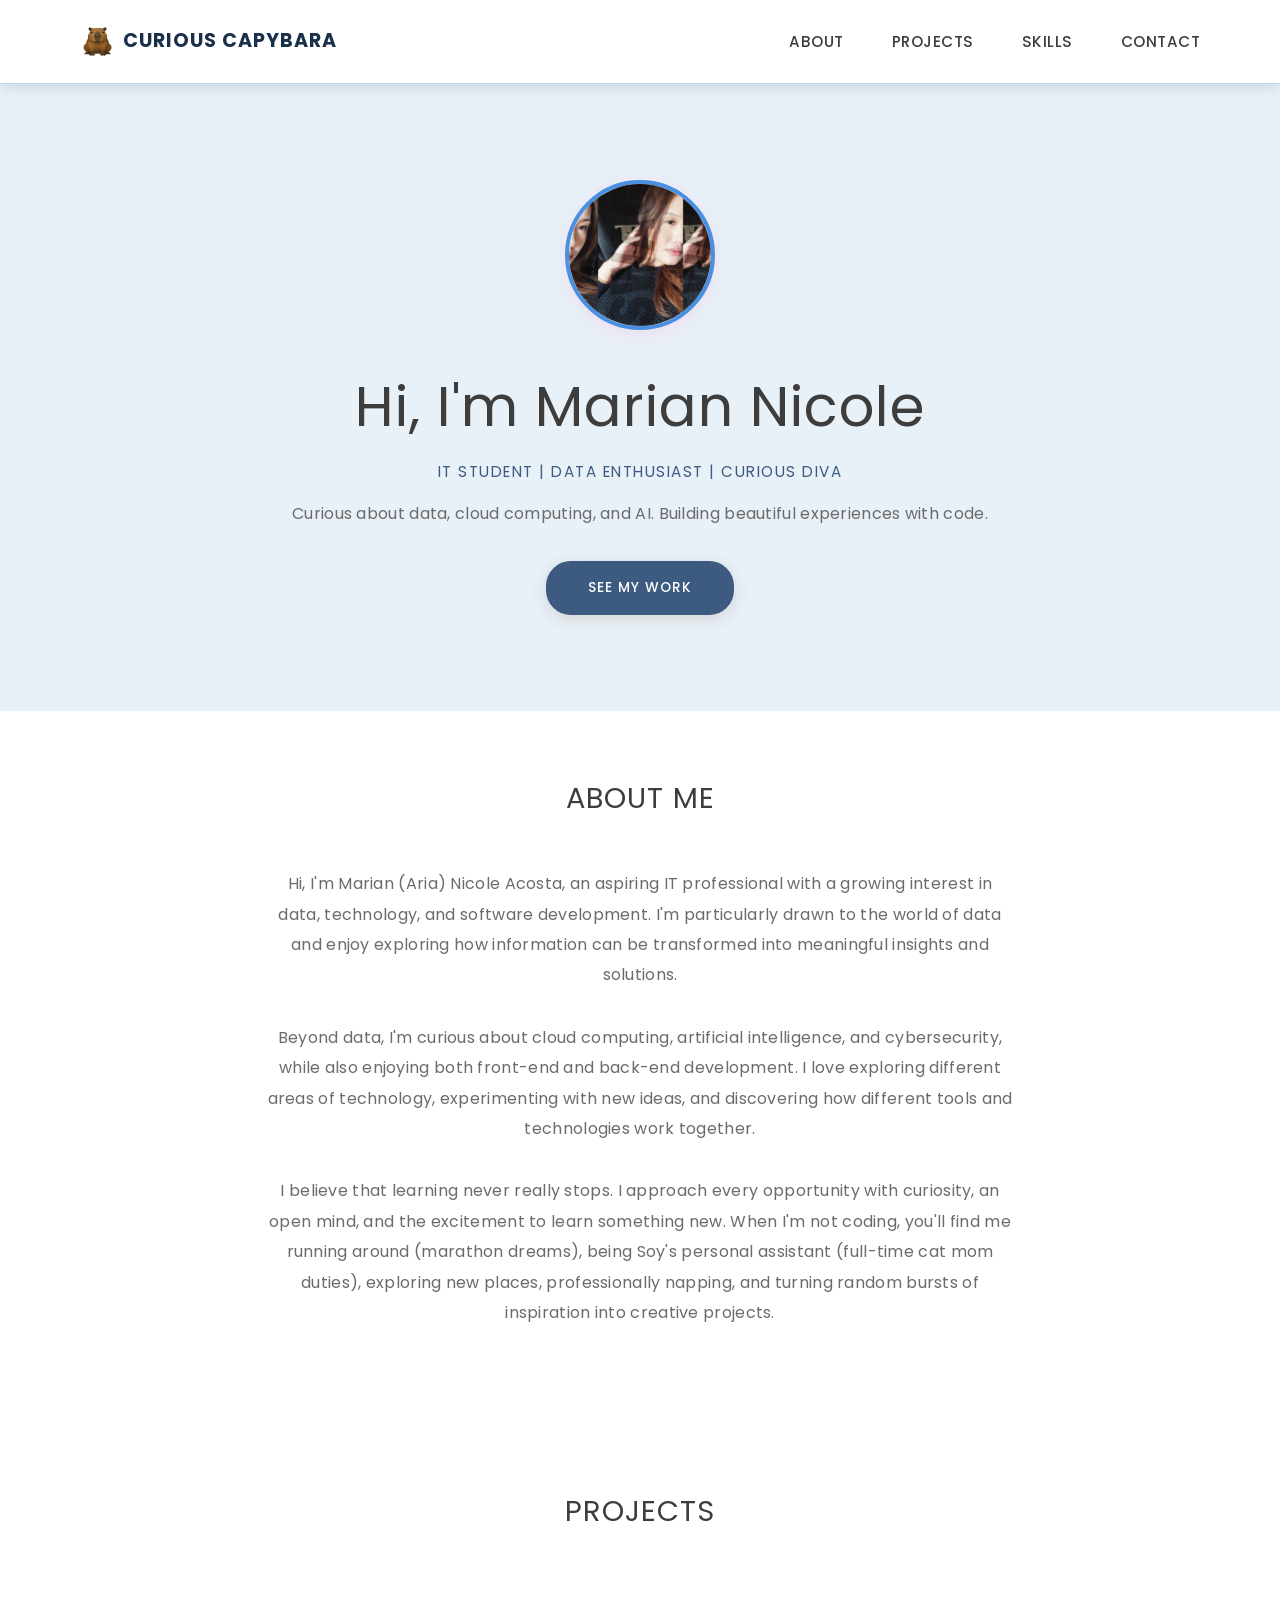
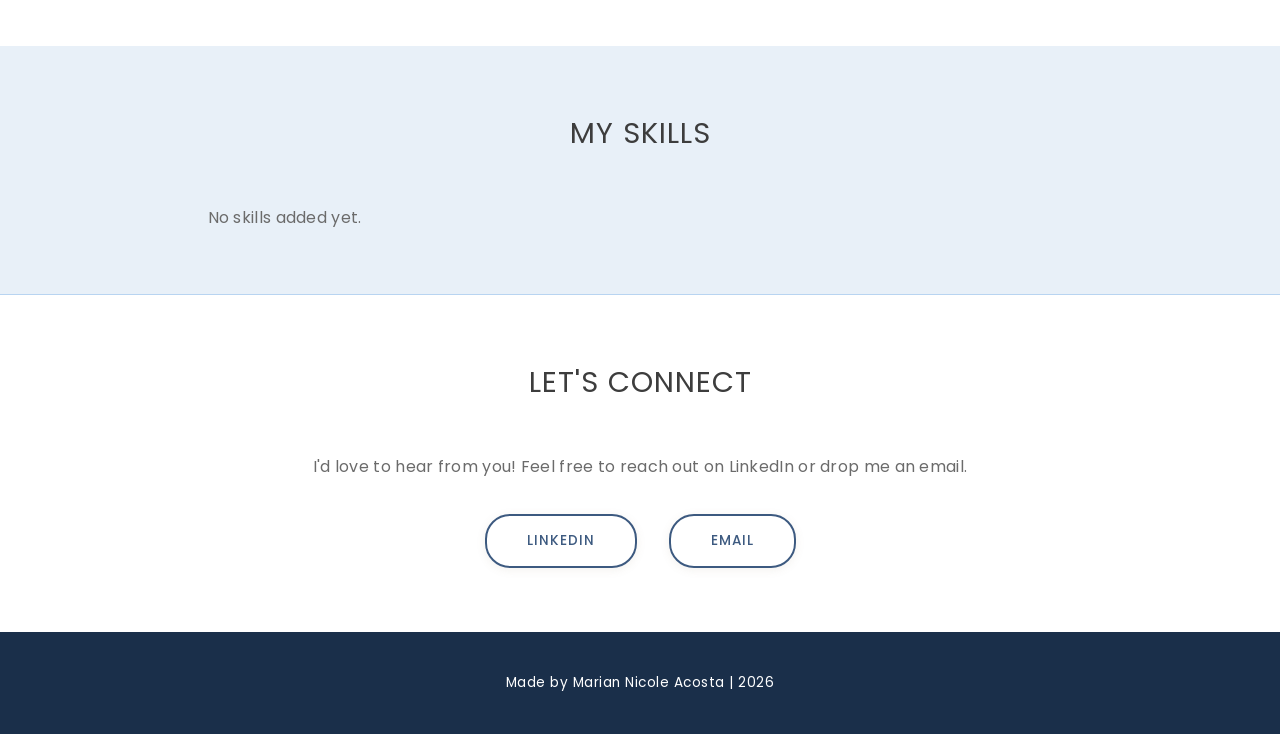
<file: index.html>
<!DOCTYPE html>
<html lang="en">
<head>
    <meta charset="UTF-8">
    <meta name="viewport" content="width=device-width, initial-scale=1.0">
    <title>Marian Nicole Acosta - Portfolio</title>
    <link rel="stylesheet" href="css/style.css">
    <link href="https://fonts.googleapis.com/css2?family=Poppins:wght@300;400;600;700&display=swap" rel="stylesheet">
</head>
<body>
    <!-- Navigation -->
    <nav class="navbar">
        <div class="container">
            <div class="logo"><img src="assets/capy1.png" alt="Capybara" class="logo-img"> Curious Capybara</div>
            <ul class="nav-links">
                <li><a href="#about">About</a></li>
                <li><a href="#projects">Projects</a></li>
                <li><a href="#skills">Skills</a></li>
                <li><a href="#contact">Contact</a></li>
            </ul>
        </div>
    </nav>

    <!-- Hero Section -->
    <section class="hero">
        <div class="container">
            <div class="hero-content">
                <div class="avatar-animation">
                    <div class="avatar-wrapper">
                        <div class="capybara-emoji">🫒</div>
                        <img src="assets/profile2.png" alt="Marian Nicole" class="profile-image">
                    </div>
                </div>
                <h1>Hi, I'm Marian Nicole</h1>
                <p class="subtitle">IT Student | Data Enthusiast | Curious Diva
                </p>
                <p class="tagline">Curious about data, cloud computing, and AI. Building beautiful experiences with code.</p>
                <a href="#projects" class="cta-button">See My Work</a>
            </div>
        </div>
    </section>

    <!-- About Section -->
    <section id="about" class="about">
        <div class="container">
            <h2>About Me</h2>
            <div class="about-content">
                <p>Hi, I'm Marian (Aria) Nicole Acosta, an aspiring IT professional with a growing interest in data, technology, and software development. I'm particularly drawn to the world of data and enjoy exploring how information can be transformed into meaningful insights and solutions.</p>
                <p>Beyond data, I'm curious about cloud computing, artificial intelligence, and cybersecurity, while also enjoying both front-end and back-end development. I love exploring different areas of technology, experimenting with new ideas, and discovering how different tools and technologies work together.</p>
                <p>I believe that learning never really stops. I approach every opportunity with curiosity, an open mind, and the excitement to learn something new. When I'm not coding, you'll find me running around (marathon dreams), being Soy's personal assistant (full-time cat mom duties), exploring new places, professionally napping, and turning random bursts of inspiration into creative projects.</p>
            </div>
        </div>
    </section>

    <!-- Projects Section -->
    <section id="projects" class="projects">
        <div class="container">
            <h2>Projects</h2>
            <div id="projectsGrid" class="projects-grid">
                <!-- Projects will be loaded here by JavaScript -->
            </div>
        </div>
    </section>

    <!-- Skills Section -->
    <section id="skills" class="skills">
        <div class="container">
            <h2>My Skills</h2>
            <div id="skillsContainer" class="skills-container"></div>
        </div>
    </section>

    <!-- Contact Section -->
    <section id="contact" class="contact">
        <div class="container">
            <h2>Let's Connect</h2>
            <p>I'd love to hear from you! Feel free to reach out on LinkedIn or drop me an email.</p>
            <div id="contactLinks" class="contact-links">
                <a href="https://www.linkedin.com/in/acostamariannicole/" class="contact-button" target="_blank">LinkedIn</a>
                <a href="mailto:costanicoa@gmail.com" class="contact-button">Email</a>
            </div>
        </div>
    </section>

    <footer class="footer">
        <p>Made by Marian Nicole Acosta | 2026</p>
    </footer>

    <!-- Floating Capybara -->
    <div class="floating-capybara">🫒</div>

    <script src="js/main.js"></script>
</body>
</html>
</file>
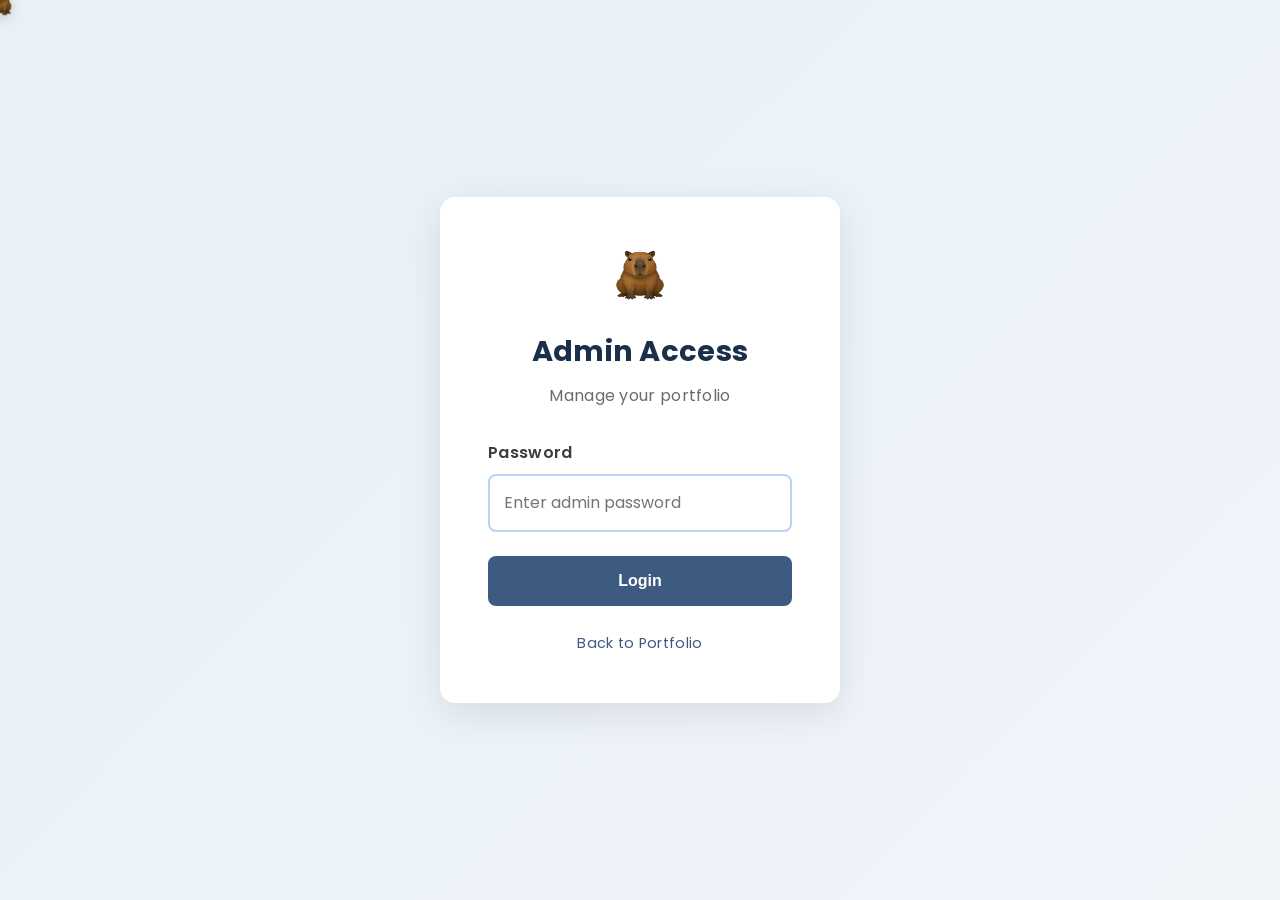
<file: admin.html>
<!DOCTYPE html>
<html lang="en">
<head>
    <meta charset="UTF-8">
    <meta name="viewport" content="width=device-width, initial-scale=1.0">
    <title>Admin Dashboard - Marian Nicole</title>
    <link rel="stylesheet" href="css/style.css">
    <link href="https://fonts.googleapis.com/css2?family=Poppins:wght@300;400;600;700&display=swap" rel="stylesheet">
    <style>
        .admin-container {
            max-width: 1000px;
            margin: 0 auto;
            padding: 2rem;
        }

        .tabs {
            display: flex;
            gap: 1rem;
            margin-bottom: 2rem;
            border-bottom: 2px solid var(--accent-pink);
            overflow-x: auto;
        }

        .tab-button {
            padding: 1rem 1.5rem;
            background: none;
            border: none;
            font-family: inherit;
            font-weight: 600;
            cursor: pointer;
            color: var(--light-text);
            border-bottom: 3px solid transparent;
            transition: all 0.3s ease;
            text-transform: uppercase;
            font-size: 0.9rem;
        }

        .tab-button.active {
            color: var(--primary-pink);
            border-bottom-color: var(--primary-pink);
        }

        .tab-button:hover {
            color: var(--brown);
        }

        .tab-content {
            display: none;
        }

        .tab-content.active {
            display: block;
        }

        .admin-section {
            background: white;
            padding: 2rem;
            margin: 2rem 0;
            border-radius: 15px;
            box-shadow: 0 2px 8px rgba(0,0,0,0.1);
        }

        .form-group {
            margin-bottom: 1.5rem;
        }

        label {
            display: block;
            margin-bottom: 0.5rem;
            font-weight: 600;
            color: var(--dark-text);
        }

        input, textarea, select {
            width: 100%;
            padding: 0.8rem;
            border: 2px solid var(--accent-pink);
            border-radius: 8px;
            font-family: inherit;
            font-size: 1rem;
        }

        input:focus, textarea:focus, select:focus {
            outline: none;
            border-color: var(--primary-pink);
            box-shadow: 0 0 0 3px rgba(212, 165, 165, 0.1);
        }

        .btn {
            background-color: var(--brown);
            color: white;
            padding: 0.9rem 2rem;
            border: none;
            border-radius: 25px;
            font-weight: 600;
            cursor: pointer;
            transition: all 0.3s ease;
        }

        .btn:hover {
            background-color: var(--primary-pink);
            transform: translateY(-2px);
        }

        .item {
            background: var(--light-pink);
            padding: 1.5rem;
            margin: 1rem 0;
            border-radius: 10px;
            border-left: 4px solid var(--primary-pink);
        }

        .item h3 {
            margin: 0 0 0.5rem 0;
            color: var(--dark-brown);
        }

        .btn-group {
            display: flex;
            gap: 0.5rem;
            margin-top: 1rem;
            flex-wrap: wrap;
        }

        .btn-edit {
            background-color: var(--primary-pink);
            padding: 0.7rem 1.5rem;
            font-size: 0.9rem;
            flex: 1;
            min-width: 80px;
            border-radius: 25px;
        }

        .btn-edit:hover {
            background-color: var(--darker-pink);
            transform: translateY(-2px);
        }

        .btn-delete {
            background-color: #d32f2f;
            padding: 0.7rem 1.5rem;
            font-size: 0.9rem;
            flex: 1;
            min-width: 80px;
            border-radius: 25px;
            border: none;
        }

        .btn-delete:hover {
            background-color: #b71c1c;
            transform: translateY(-2px);
        }

        /* Modal Styles */
        .modal {
            display: none;
            position: fixed;
            z-index: 1000;
            left: 0;
            top: 0;
            width: 100%;
            height: 100%;
            background-color: rgba(0, 0, 0, 0.5);
            animation: fadeIn 0.3s ease;
        }

        @keyframes fadeIn {
            from { opacity: 0; }
            to { opacity: 1; }
        }

        .modal-content {
            background-color: white;
            margin: 10% auto;
            padding: 2rem;
            border-radius: 15px;
            width: 90%;
            max-width: 400px;
            box-shadow: 0 4px 20px rgba(0, 0, 0, 0.3);
            animation: slideIn 0.3s ease;
        }

        @keyframes slideIn {
            from { transform: translateY(-50px); opacity: 0; }
            to { transform: translateY(0); opacity: 1; }
        }

        .modal-header {
            font-size: 1.5rem;
            font-weight: 600;
            color: var(--dark-brown);
            margin-bottom: 1.5rem;
        }

        .modal-buttons {
            display: flex;
            gap: 0.5rem;
            margin-top: 1.5rem;
        }

        .modal-buttons button {
            flex: 1;
            padding: 0.9rem;
            border: none;
            border-radius: 25px;
            font-weight: 600;
            cursor: pointer;
            transition: all 0.3s ease;
        }

        .btn-save {
            background-color: var(--brown);
            color: white;
        }

        .btn-save:hover {
            background-color: var(--primary-pink);
            transform: translateY(-2px);
        }

        .btn-cancel {
            background-color: var(--accent-pink);
            color: var(--dark-text);
        }

        .btn-cancel:hover {
            background-color: #d0d0d0;
        }

        h2 {
            color: var(--dark-brown);
            font-size: 1.5rem;
            margin-bottom: 1.5rem;
        }

        .navbar {
            margin-bottom: 2rem;
        }

        .navbar .nav-links {
            gap: 2rem;
            padding: 0.5rem 0;
        }

        .navbar .nav-links a {
            padding: 0.5rem 1rem;
            white-space: nowrap;
        }
    </style>
</head>
<body>
    <nav class="navbar">
        <div class="container">
            <div class="logo"><img src="assets/capy1.png" alt="Capybara" class="logo-img"> Admin Dashboard</div>
            <ul class="nav-links">
                <li><a href="index.html">Back to Portfolio</a></li>
                <li><a href="#" onclick="logout()">Logout</a></li>
            </ul>
        </div>
    </nav>

    <div class="admin-container">
        <!-- Tabs -->
        <div class="tabs">
            <button class="tab-button active" onclick="switchTab('projects')">Projects</button>
            <button class="tab-button" onclick="switchTab('experience')">Experience</button>
            <button class="tab-button" onclick="switchTab('skills')">Skills</button>
            <button class="tab-button" onclick="switchTab('links')">Links</button>
            <button class="tab-button" onclick="switchTab('settings')">Settings</button>
        </div>

        <!-- Projects Tab -->
        <div id="projects" class="tab-content active">
            <div class="admin-section">
                <h2>Add New Project</h2>
                <form id="projectForm">
                    <div class="form-group">
                        <label for="title">Project Title</label>
                        <input type="text" id="title" required>
                    </div>

                    <div class="form-group">
                        <label for="category">Category</label>
                        <input type="text" id="category" placeholder="e.g., Responsive Website, Mobile App">
                    </div>

                    <div class="form-group">
                        <label for="year">Year</label>
                        <input type="text" id="year" placeholder="e.g., 2025">
                    </div>

                    <div class="form-group">
                        <label for="description">Description</label>
                        <textarea id="description" rows="4" required></textarea>
                    </div>

                    <div class="form-group">
                        <label for="tags">Tags (comma-separated)</label>
                        <input type="text" id="tags" placeholder="e.g., HTML, CSS, JavaScript">
                    </div>

                    <button type="submit" class="btn">Add Project</button>
                </form>
            </div>

            <div class="admin-section">
                <h2>Your Projects</h2>
                <div id="projectList"></div>
            </div>
        </div>

        <!-- Experience Tab -->
        <div id="experience" class="tab-content">
            <div class="admin-section">
                <h2>Add Experience or Work</h2>
                <form id="experienceForm">
                    <div class="form-group">
                        <label for="expType">Type</label>
                        <select id="expType" required>
                            <option value="Work Experience">Work Experience</option>
                            <option value="Education">Education</option>
                            <option value="Certification">Certification</option>
                            <option value="Award">Award</option>
                            <option value="Other">Other</option>
                        </select>
                    </div>

                    <div class="form-group">
                        <label for="expTitle">Title / Position</label>
                        <input type="text" id="expTitle" placeholder="e.g., Software Developer, Bachelor's Degree" required>
                    </div>

                    <div class="form-group">
                        <label for="expOrganization">Organization / Company / School</label>
                        <input type="text" id="expOrganization" required>
                    </div>

                    <div class="form-group">
                        <label for="expPeriod">Period (e.g., 2024 - Present)</label>
                        <input type="text" id="expPeriod" placeholder="e.g., Jan 2024 - Present">
                    </div>

                    <div class="form-group">
                        <label for="expDescription">Description</label>
                        <textarea id="expDescription" rows="3" placeholder="Brief description of your role or achievement"></textarea>
                    </div>

                    <button type="submit" class="btn">Add Experience</button>
                </form>
            </div>

            <div class="admin-section">
                <h2>Your Experience & Works</h2>
                <div id="experienceList"></div>
            </div>
        </div>

        <!-- Skills Tab -->
        <div id="skills" class="tab-content">
            <div class="admin-section">
                <h2>Add New Skill</h2>
                <form id="skillForm">
                    <div class="form-group">
                        <label for="skillName">Skill Name</label>
                        <input type="text" id="skillName" placeholder="e.g., Python, React, Data Analysis" required>
                    </div>

                    <div class="form-group">
                        <label for="skillLevel">Proficiency Level</label>
                        <select id="skillLevel" required>
                            <option value="Beginner">Beginner</option>
                            <option value="Intermediate">Intermediate</option>
                            <option value="Advanced">Advanced</option>
                            <option value="Expert">Expert</option>
                        </select>
                    </div>

                    <div class="form-group">
                        <label for="skillCategory">Category (Auto-generated by AI)</label>
                        <input type="text" id="skillCategory" placeholder="Category will be suggested by AI" readonly>
                        <small style="color: var(--light-text);">Category will be automatically suggested when you add the skill</small>
                    </div>

                    <button type="submit" class="btn">Add Skill</button>
                </form>
            </div>

            <div class="admin-section">
                <h2>Your Skills</h2>
                <div id="skillList"></div>
            </div>
        </div>

        <!-- Links Tab -->
        <div id="links" class="tab-content">
            <div class="admin-section">
                <h2>Add or Edit Links</h2>
                <form id="linkForm">
                    <div class="form-group">
                        <label for="linkLabel">Label (e.g., Instagram, Portfolio, GitHub)</label>
                        <input type="text" id="linkLabel" placeholder="e.g., Instagram, Twitter, Portfolio" required>
                    </div>

                    <div class="form-group">
                        <label for="linkURL">URL</label>
                        <input type="url" id="linkURL" placeholder="https://..." required>
                    </div>

                    <button type="submit" class="btn">Add Link</button>
                </form>
            </div>

            <div class="admin-section">
                <h2>Your Links & Social Profiles</h2>
                <div id="linkList"></div>
            </div>
        </div>

        <!-- Settings Tab -->
        <div id="settings" class="tab-content">
            <div class="admin-section">
                <h2>🤖 AI Assistant Setup</h2>
                <div id="aiStatus" style="padding: 1rem; margin-bottom: 1.5rem; background: var(--light-pink); border-radius: 8px; border-left: 4px solid var(--primary-pink);">
                    <p style="margin: 0; color: var(--dark-text);">
                        <strong>🤖 AI Status:</strong> <span id="statusText" style="color: var(--brown);">Not configured</span>
                    </p>
                </div>

                <h3 style="color: var(--dark-brown); margin-top: 1.5rem;">Gemini API Configuration</h3>
                <form id="settingsForm">
                    <div class="form-group">
                        <label for="geminiApiKey">Gemini API Key (FREE)</label>
                        <input type="password" id="geminiApiKey" placeholder="Paste your free Gemini API key here">
                        <small style="color: var(--light-text);">
                            🎁 Get your free API key from <a href="https://aistudio.google.com/app/apikey" target="_blank" style="color: var(--primary-pink); font-weight: bold;">Google AI Studio</a> (no credit card required)
                        </small>
                    </div>
                    <button type="submit" class="btn">Save & Connect AI</button>
                </form>

                <p style="margin-top: 1.5rem; padding: 1rem; background: var(--accent-pink); border-radius: 8px; color: var(--dark-text);">
                    <strong>✨ What This Does:</strong><br>
                    • Automatically categorizes skills when you add them<br>
                    • Smartly groups skills: Frontend, Backend, Data & AI, DevOps & Tools, Design<br>
                    • Completely FREE with generous rate limits<br>
                    • Stored locally in your browser (never shared)
                </p>
            </div>
        </div>
    </div>

    <!-- Edit Modal -->
    <div id="editModal" class="modal">
        <div class="modal-content">
            <div class="modal-header" id="modalTitle">Edit Skill</div>
            <div id="modalBody"></div>
            <div class="modal-buttons">
                <button class="btn-save" onclick="saveEdit()">Save Changes</button>
                <button class="btn-cancel" onclick="closeModal()">Cancel</button>
            </div>
        </div>
    </div>

    <div class="floating-capybara">
        <img src="assets/capy1.png" alt="Capybara Cursor" class="capy-cursor-img">
    </div>

    <script src="js/main.js"></script>
    <script>
        // Check if logged in
        if (!sessionStorage.getItem('adminLoggedIn')) {
            window.location.href = 'login.html';
        }

        // Tab switching
        function switchTab(tabName) {
            // Hide all tabs
            document.querySelectorAll('.tab-content').forEach(tab => {
                tab.classList.remove('active');
            });
            document.querySelectorAll('.tab-button').forEach(btn => {
                btn.classList.remove('active');
            });

            // Show selected tab
            document.getElementById(tabName).classList.add('active');
            event.target.classList.add('active');
        }

        // Load projects
        function loadProjects() {
            const projects = JSON.parse(localStorage.getItem('userProjects') || '[]');
            const projectList = document.getElementById('projectList');

            if (projects.length === 0) {
                projectList.innerHTML = '<p style="color: var(--light-text);">No projects added yet.</p>';
                return;
            }

            projectList.innerHTML = projects.map((project, index) => `
                <div class="item">
                    <h3>${project.title}</h3>
                    <p><strong>${project.category}</strong> | ${project.year}</p>
                    <p>${project.description}</p>
                    <p><small>Tags: ${project.tags}</small></p>
                    <div class="btn-group">
                        <button class="btn btn-edit" onclick="editProject(${index})">Edit</button>
                        <button class="btn btn-delete" onclick="deleteProject(${index})">Delete</button>
                    </div>
                </div>
            `).join('');
        }

        function editProject(index) {
            const projects = JSON.parse(localStorage.getItem('userProjects') || '[]');
            const project = projects[index];

            currentEditingIndex = index;
            currentEditingType = 'project';

            const modalBody = document.getElementById('modalBody');
            modalBody.innerHTML = `
                <div class="form-group">
                    <label for="editProjectTitle">Project Title</label>
                    <input type="text" id="editProjectTitle" value="${project.title}">
                </div>
                <div class="form-group">
                    <label for="editProjectCategory">Category</label>
                    <input type="text" id="editProjectCategory" value="${project.category}">
                </div>
                <div class="form-group">
                    <label for="editProjectYear">Year</label>
                    <input type="text" id="editProjectYear" value="${project.year}">
                </div>
                <div class="form-group">
                    <label for="editProjectDescription">Description</label>
                    <textarea id="editProjectDescription" rows="3">${project.description}</textarea>
                </div>
                <div class="form-group">
                    <label for="editProjectTags">Tags (comma-separated)</label>
                    <input type="text" id="editProjectTags" value="${project.tags}">
                </div>
            `;

            document.getElementById('modalTitle').textContent = 'Edit Project';
            openModal();
        }

        function deleteProject(index) {
            if (confirm('Delete this project?')) {
                const projects = JSON.parse(localStorage.getItem('userProjects') || '[]');
                projects.splice(index, 1);
                localStorage.setItem('userProjects', JSON.stringify(projects));
                loadProjects();
            }
        }

        // Load experiences
        function loadExperiences() {
            const experiences = JSON.parse(localStorage.getItem('userExperiences') || '[]');
            const experienceList = document.getElementById('experienceList');

            if (experiences.length === 0) {
                experienceList.innerHTML = '<p style="color: var(--light-text);">No experiences added yet.</p>';
                return;
            }

            experienceList.innerHTML = experiences.map((exp, index) => `
                <div class="item">
                    <h3>${exp.expTitle}</h3>
                    <p><strong>${exp.expType}</strong> at ${exp.expOrganization}</p>
                    <p><small>${exp.expPeriod}</small></p>
                    ${exp.expDescription ? `<p>${exp.expDescription}</p>` : ''}
                    <div class="btn-group">
                        <button class="btn btn-edit" onclick="editExperience(${index})">Edit</button>
                        <button class="btn btn-delete" onclick="deleteExperience(${index})">Delete</button>
                    </div>
                </div>
            `).join('');
        }

        function editExperience(index) {
            const experiences = JSON.parse(localStorage.getItem('userExperiences') || '[]');
            const exp = experiences[index];

            currentEditingIndex = index;
            currentEditingType = 'experience';

            const modalBody = document.getElementById('modalBody');
            modalBody.innerHTML = `
                <div class="form-group">
                    <label for="editExpType">Type</label>
                    <select id="editExpType">
                        <option value="Work Experience" ${exp.expType === 'Work Experience' ? 'selected' : ''}>Work Experience</option>
                        <option value="Education" ${exp.expType === 'Education' ? 'selected' : ''}>Education</option>
                        <option value="Certification" ${exp.expType === 'Certification' ? 'selected' : ''}>Certification</option>
                        <option value="Award" ${exp.expType === 'Award' ? 'selected' : ''}>Award</option>
                        <option value="Other" ${exp.expType === 'Other' ? 'selected' : ''}>Other</option>
                    </select>
                </div>
                <div class="form-group">
                    <label for="editExpTitle">Title / Position</label>
                    <input type="text" id="editExpTitle" value="${exp.expTitle}">
                </div>
                <div class="form-group">
                    <label for="editExpOrganization">Organization / Company / School</label>
                    <input type="text" id="editExpOrganization" value="${exp.expOrganization}">
                </div>
                <div class="form-group">
                    <label for="editExpPeriod">Period</label>
                    <input type="text" id="editExpPeriod" value="${exp.expPeriod}">
                </div>
                <div class="form-group">
                    <label for="editExpDescription">Description</label>
                    <textarea id="editExpDescription" rows="3">${exp.expDescription || ''}</textarea>
                </div>
            `;

            document.getElementById('modalTitle').textContent = 'Edit Experience';
            openModal();
        }

        function deleteExperience(index) {
            if (confirm('Delete this experience?')) {
                const experiences = JSON.parse(localStorage.getItem('userExperiences') || '[]');
                experiences.splice(index, 1);
                localStorage.setItem('userExperiences', JSON.stringify(experiences));
                loadExperiences();
            }
        }

        // Load links
        function loadLinks() {
            const links = JSON.parse(localStorage.getItem('userLinks') || '[]');
            const linkList = document.getElementById('linkList');

            if (links.length === 0) {
                linkList.innerHTML = '<p style="color: var(--light-text);">No custom links added yet. Add some to show on your portfolio!</p>';
                return;
            }

            linkList.innerHTML = links.map((link, index) => `
                <div class="item">
                    <h3>${link.linkLabel}</h3>
                    <p><a href="${link.linkURL}" target="_blank" style="color: var(--primary-pink); text-decoration: underline;">${link.linkURL}</a></p>
                    <div class="btn-group">
                        <button class="btn btn-edit" onclick="editLink(${index})">Edit</button>
                        <button class="btn btn-delete" onclick="deleteLink(${index})">Delete</button>
                    </div>
                </div>
            `).join('');
        }

        function editLink(index) {
            const links = JSON.parse(localStorage.getItem('userLinks') || '[]');
            const link = links[index];

            currentEditingIndex = index;
            currentEditingType = 'link';

            const modalBody = document.getElementById('modalBody');
            modalBody.innerHTML = `
                <div class="form-group">
                    <label for="editLinkLabel">Label</label>
                    <input type="text" id="editLinkLabel" value="${link.linkLabel}">
                </div>
                <div class="form-group">
                    <label for="editLinkURL">URL</label>
                    <input type="url" id="editLinkURL" value="${link.linkURL}">
                </div>
            `;

            document.getElementById('modalTitle').textContent = 'Edit Link';
            openModal();
        }

        function deleteLink(index) {
            if (confirm('Delete this link?')) {
                const links = JSON.parse(localStorage.getItem('userLinks') || '[]');
                links.splice(index, 1);
                localStorage.setItem('userLinks', JSON.stringify(links));
                loadLinks();
            }
        }

        // Form submissions
        document.getElementById('projectForm').addEventListener('submit', (e) => {
            e.preventDefault();

            const project = {
                title: document.getElementById('title').value,
                category: document.getElementById('category').value,
                year: document.getElementById('year').value,
                description: document.getElementById('description').value,
                tags: document.getElementById('tags').value
            };

            const projects = JSON.parse(localStorage.getItem('userProjects') || '[]');
            projects.push(project);
            localStorage.setItem('userProjects', JSON.stringify(projects));

            document.getElementById('projectForm').reset();
            loadProjects();
            alert('Project added!');
        });

        document.getElementById('experienceForm').addEventListener('submit', (e) => {
            e.preventDefault();

            const experience = {
                expType: document.getElementById('expType').value,
                expTitle: document.getElementById('expTitle').value,
                expOrganization: document.getElementById('expOrganization').value,
                expPeriod: document.getElementById('expPeriod').value,
                expDescription: document.getElementById('expDescription').value
            };

            const experiences = JSON.parse(localStorage.getItem('userExperiences') || '[]');
            experiences.push(experience);
            localStorage.setItem('userExperiences', JSON.stringify(experiences));

            document.getElementById('experienceForm').reset();
            loadExperiences();
            alert('Experience added!');
        });

        document.getElementById('linkForm').addEventListener('submit', (e) => {
            e.preventDefault();

            const link = {
                linkLabel: document.getElementById('linkLabel').value,
                linkURL: document.getElementById('linkURL').value
            };

            const links = JSON.parse(localStorage.getItem('userLinks') || '[]');
            links.push(link);
            localStorage.setItem('userLinks', JSON.stringify(links));

            document.getElementById('linkForm').reset();
            loadLinks();
            alert('Link added!');
        });

        document.getElementById('settingsForm').addEventListener('submit', (e) => {
            e.preventDefault();

            const apiKey = document.getElementById('geminiApiKey').value;
            if (apiKey.trim()) {
                localStorage.setItem('geminiApiKey', apiKey);
                document.getElementById('geminiApiKey').value = '';
                updateAIStatus();
                alert('🤖 AI Assistant Connected!\n\nYour Gemini API key is now saved.\n\nGo to the Skills tab to start adding skills with AI categorization!');
            } else {
                alert('Please enter a valid API key.');
            }
        });

        // Update AI status indicator
        function updateAIStatus() {
            const savedApiKey = localStorage.getItem('geminiApiKey');
            const statusText = document.getElementById('statusText');
            const aiStatus = document.getElementById('aiStatus');

            if (savedApiKey) {
                statusText.textContent = '✅ Connected & Ready';
                statusText.style.color = '#4CAF50';
                aiStatus.style.borderLeftColor = '#4CAF50';
                aiStatus.style.background = 'rgba(76, 175, 80, 0.1)';
                document.getElementById('geminiApiKey').placeholder = '••••••••• (API key saved)';
            } else {
                statusText.textContent = '❌ Not configured';
                statusText.style.color = '#d32f2f';
                aiStatus.style.borderLeftColor = '#d32f2f';
                aiStatus.style.background = 'rgba(211, 47, 47, 0.1)';
            }
        }

        // Load saved API key on page load
        window.addEventListener('DOMContentLoaded', () => {
            updateAIStatus();
        });

        // Also update when page becomes visible
        document.addEventListener('visibilitychange', () => {
            if (!document.hidden) {
                updateAIStatus();
            }
        });

        // Logout
        function logout() {
            sessionStorage.removeItem('adminLoggedIn');
            window.location.href = 'login.html';
        }

        // Initialize default projects if none exist
        function initializeDefaults() {
            const existingProjects = JSON.parse(localStorage.getItem('userProjects') || '[]');

            if (existingProjects.length === 0) {
                const defaultProjects = [
                    {
                        title: 'KAIA',
                        category: 'Responsive Website',
                        year: '2025',
                        description: 'An NGO discovery and volunteer platform bringing scattered Filipino organizations into one verified ecosystem. Features verified profiles, multi-step donations, QR check-in for volunteers, and financial transparency.',
                        tags: 'Responsive Design, Web'
                    },
                    {
                        title: 'LakbAI',
                        category: 'Systems Analysis & Design',
                        year: '2025',
                        description: 'A commuter information system concept combining real-time traffic, CCTV feeds, and crowdsourced reports with accessibility features for seniors and people with disabilities.',
                        tags: 'Systems Analysis, Design'
                    },
                    {
                        title: 'Sassy Station',
                        category: 'HTML, CSS, JavaScript',
                        year: '2025',
                        description: 'An online booking website for a nail salon in Bauang, La Union, allowing clients to browse services and schedule appointments seamlessly.',
                        tags: 'HTML, CSS, JavaScript'
                    }
                ];
                localStorage.setItem('userProjects', JSON.stringify(defaultProjects));
            }

            const existingSkills = JSON.parse(localStorage.getItem('userSkills') || '[]');
            if (existingSkills.length === 0) {
                const defaultSkills = [
                    { name: 'HTML5', category: 'Frontend', level: 'Advanced' },
                    { name: 'CSS3', category: 'Frontend', level: 'Advanced' },
                    { name: 'JavaScript', category: 'Frontend', level: 'Advanced' },
                    { name: 'Responsive Design', category: 'Frontend', level: 'Advanced' },
                    { name: 'UI/UX Wireframing', category: 'Design', level: 'Intermediate' },
                    { name: 'SQL', category: 'Backend', level: 'Advanced' },
                    { name: 'MySQL', category: 'Backend', level: 'Advanced' },
                    { name: 'Python', category: 'Backend', level: 'Intermediate' },
                    { name: 'PHP', category: 'Backend', level: 'Intermediate' },
                    { name: 'Data Analysis', category: 'Data & AI', level: 'Advanced' },
                    { name: 'Git & GitHub', category: 'DevOps & Tools', level: 'Advanced' },
                    { name: 'VSCode', category: 'DevOps & Tools', level: 'Advanced' },
                    { name: 'Figma', category: 'Design', level: 'Intermediate' },
                    { name: 'Systems Analysis', category: 'DevOps & Tools', level: 'Intermediate' },
                    { name: 'CCNA Certified', category: 'DevOps & Tools', level: 'Expert' },
                    { name: 'Cloud Computing', category: 'Data & AI', level: 'Beginner' },
                    { name: 'AI & LLMs', category: 'Data & AI', level: 'Intermediate' },
                    { name: 'Cybersecurity', category: 'DevOps & Tools', level: 'Beginner' },
                    { name: 'Data Science', category: 'Data & AI', level: 'Intermediate' },
                    { name: 'Enterprise Data Mgmt', category: 'Data & AI', level: 'Beginner' }
                ];
                localStorage.setItem('userSkills', JSON.stringify(defaultSkills));
            }
        }

        // Skills Management with AI Assistant
        async function categorizeSkillWithAI(skillName) {
            const GEMINI_API_KEY = localStorage.getItem('geminiApiKey');

            if (!GEMINI_API_KEY) {
                return 'Other'; // Fallback if no API key
            }

            try {
                const response = await fetch('https://generativelanguage.googleapis.com/v1beta/models/gemini-1.5-flash:generateContent?key=' + GEMINI_API_KEY, {
                    method: 'POST',
                    headers: {
                        'Content-Type': 'application/json'
                    },
                    body: JSON.stringify({
                        contents: [{
                            parts: [{
                                text: `Categorize this skill into ONE of these categories: "Frontend", "Backend", "Data & AI", "DevOps & Tools", "Design", or "Other". Just respond with the category name only.\n\nSkill: ${skillName}`
                            }]
                        }]
                    })
                });

                if (!response.ok) {
                    console.error('API Error:', response.status, response.statusText);
                    return 'Other';
                }

                const data = await response.json();

                if (!data.candidates || !data.candidates[0] || !data.candidates[0].content || !data.candidates[0].content.parts) {
                    console.error('Unexpected API response:', data);
                    return 'Other';
                }

                const category = data.candidates[0].content.parts[0].text.trim();
                return category;
            } catch (error) {
                console.error('Error categorizing skill with AI:', error);
                return 'Other';
            }
        }

        // Global edit tracking
        let currentEditingIndex = null;
        let currentEditingType = null;

        function loadSkills() {
            const skills = JSON.parse(localStorage.getItem('userSkills') || '[]');
            const skillList = document.getElementById('skillList');

            if (skills.length === 0) {
                skillList.innerHTML = '<p style="color: var(--light-text);">No skills added yet. Add some to showcase your expertise!</p>';
                return;
            }

            skillList.innerHTML = skills.map((skill, index) => `
                <div class="item">
                    <h3>${skill.name}</h3>
                    <p><strong>Category:</strong> ${skill.category}</p>
                    <p><strong>Level:</strong> ${skill.level}</p>
                    <div class="btn-group">
                        <button class="btn btn-edit" onclick="editSkill(${index})">Edit</button>
                        <button class="btn btn-delete" onclick="deleteSkill(${index})">Delete</button>
                    </div>
                </div>
            `).join('');
        }

        function editSkill(index) {
            const skills = JSON.parse(localStorage.getItem('userSkills') || '[]');
            const skill = skills[index];

            currentEditingIndex = index;
            currentEditingType = 'skill';

            const modalBody = document.getElementById('modalBody');
            modalBody.innerHTML = `
                <div class="form-group">
                    <label for="editSkillName">Skill Name</label>
                    <input type="text" id="editSkillName" value="${skill.name}">
                </div>
                <div class="form-group">
                    <label for="editSkillLevel">Proficiency Level</label>
                    <select id="editSkillLevel">
                        <option value="Beginner" ${skill.level === 'Beginner' ? 'selected' : ''}>Beginner</option>
                        <option value="Intermediate" ${skill.level === 'Intermediate' ? 'selected' : ''}>Intermediate</option>
                        <option value="Advanced" ${skill.level === 'Advanced' ? 'selected' : ''}>Advanced</option>
                        <option value="Expert" ${skill.level === 'Expert' ? 'selected' : ''}>Expert</option>
                    </select>
                </div>
                <div class="form-group">
                    <label for="editSkillCategory">Category</label>
                    <select id="editSkillCategory">
                        <option value="Frontend" ${skill.category === 'Frontend' ? 'selected' : ''}>Frontend</option>
                        <option value="Backend" ${skill.category === 'Backend' ? 'selected' : ''}>Backend</option>
                        <option value="Data & AI" ${skill.category === 'Data & AI' ? 'selected' : ''}>Data & AI</option>
                        <option value="DevOps & Tools" ${skill.category === 'DevOps & Tools' ? 'selected' : ''}>DevOps & Tools</option>
                        <option value="Design" ${skill.category === 'Design' ? 'selected' : ''}>Design</option>
                        <option value="Other" ${skill.category === 'Other' ? 'selected' : ''}>Other</option>
                    </select>
                </div>
            `;

            document.getElementById('modalTitle').textContent = 'Edit Skill';
            openModal();
        }

        function saveEdit() {
            if (currentEditingType === 'skill') {
                const skills = JSON.parse(localStorage.getItem('userSkills') || '[]');
                skills[currentEditingIndex] = {
                    name: document.getElementById('editSkillName').value,
                    level: document.getElementById('editSkillLevel').value,
                    category: document.getElementById('editSkillCategory').value
                };
                localStorage.setItem('userSkills', JSON.stringify(skills));
                loadSkills();
                closeModal();
                alert('✅ Skill updated!');
            } else if (currentEditingType === 'project') {
                const projects = JSON.parse(localStorage.getItem('userProjects') || '[]');
                projects[currentEditingIndex] = {
                    title: document.getElementById('editProjectTitle').value,
                    category: document.getElementById('editProjectCategory').value,
                    year: document.getElementById('editProjectYear').value,
                    description: document.getElementById('editProjectDescription').value,
                    tags: document.getElementById('editProjectTags').value
                };
                localStorage.setItem('userProjects', JSON.stringify(projects));
                loadProjects();
                closeModal();
                alert('✅ Project updated!');
            } else if (currentEditingType === 'experience') {
                const experiences = JSON.parse(localStorage.getItem('userExperiences') || '[]');
                experiences[currentEditingIndex] = {
                    expType: document.getElementById('editExpType').value,
                    expTitle: document.getElementById('editExpTitle').value,
                    expOrganization: document.getElementById('editExpOrganization').value,
                    expPeriod: document.getElementById('editExpPeriod').value,
                    expDescription: document.getElementById('editExpDescription').value
                };
                localStorage.setItem('userExperiences', JSON.stringify(experiences));
                loadExperiences();
                closeModal();
                alert('✅ Experience updated!');
            } else if (currentEditingType === 'link') {
                const links = JSON.parse(localStorage.getItem('userLinks') || '[]');
                links[currentEditingIndex] = {
                    linkLabel: document.getElementById('editLinkLabel').value,
                    linkURL: document.getElementById('editLinkURL').value
                };
                localStorage.setItem('userLinks', JSON.stringify(links));
                loadLinks();
                closeModal();
                alert('✅ Link updated!');
            }
        }

        function openModal() {
            document.getElementById('editModal').style.display = 'block';
        }

        function closeModal() {
            document.getElementById('editModal').style.display = 'none';
            currentEditingIndex = null;
            currentEditingType = null;
        }

        // Close modal when clicking outside
        window.onclick = function(event) {
            const modal = document.getElementById('editModal');
            if (event.target === modal) {
                closeModal();
            }
        };

        function deleteSkill(index) {
            if (confirm('Delete this skill?')) {
                const skills = JSON.parse(localStorage.getItem('userSkills') || '[]');
                skills.splice(index, 1);
                localStorage.setItem('userSkills', JSON.stringify(skills));
                loadSkills();
            }
        }

        document.getElementById('skillForm').addEventListener('submit', async (e) => {
            e.preventDefault();

            const skillName = document.getElementById('skillName').value;
            const skillLevel = document.getElementById('skillLevel').value;

            // Check if API key is set
            const apiKey = localStorage.getItem('geminiApiKey');
            if (!apiKey) {
                alert('⚠️ Gemini API key not configured!\n\n1. Go to Settings tab\n2. Add your free API key from Google AI Studio\n3. Try adding the skill again');
                return;
            }

            // Show loading state
            const submitBtn = e.target.querySelector('button[type="submit"]');
            submitBtn.disabled = true;
            submitBtn.textContent = '🤖 Categorizing with AI...';

            const category = await categorizeSkillWithAI(skillName);

            const skill = {
                name: skillName,
                level: skillLevel,
                category: category
            };

            const skills = JSON.parse(localStorage.getItem('userSkills') || '[]');
            skills.push(skill);
            localStorage.setItem('userSkills', JSON.stringify(skills));

            document.getElementById('skillForm').reset();
            document.getElementById('skillCategory').value = '';
            submitBtn.disabled = false;
            submitBtn.textContent = 'Add Skill';

            loadSkills();
            alert(`✅ Skill added!\n\n📂 Category: ${category}\n\nIf you want to change the category, click Edit on the skill below.`);
        });

        // Load on page load
        initializeDefaults();
        loadProjects();
        loadExperiences();
        loadSkills();
        loadLinks();

        // Update AI status when page loads
        setTimeout(() => {
            updateAIStatus();
        }, 100);
    </script>
</body>
</html>
</file>
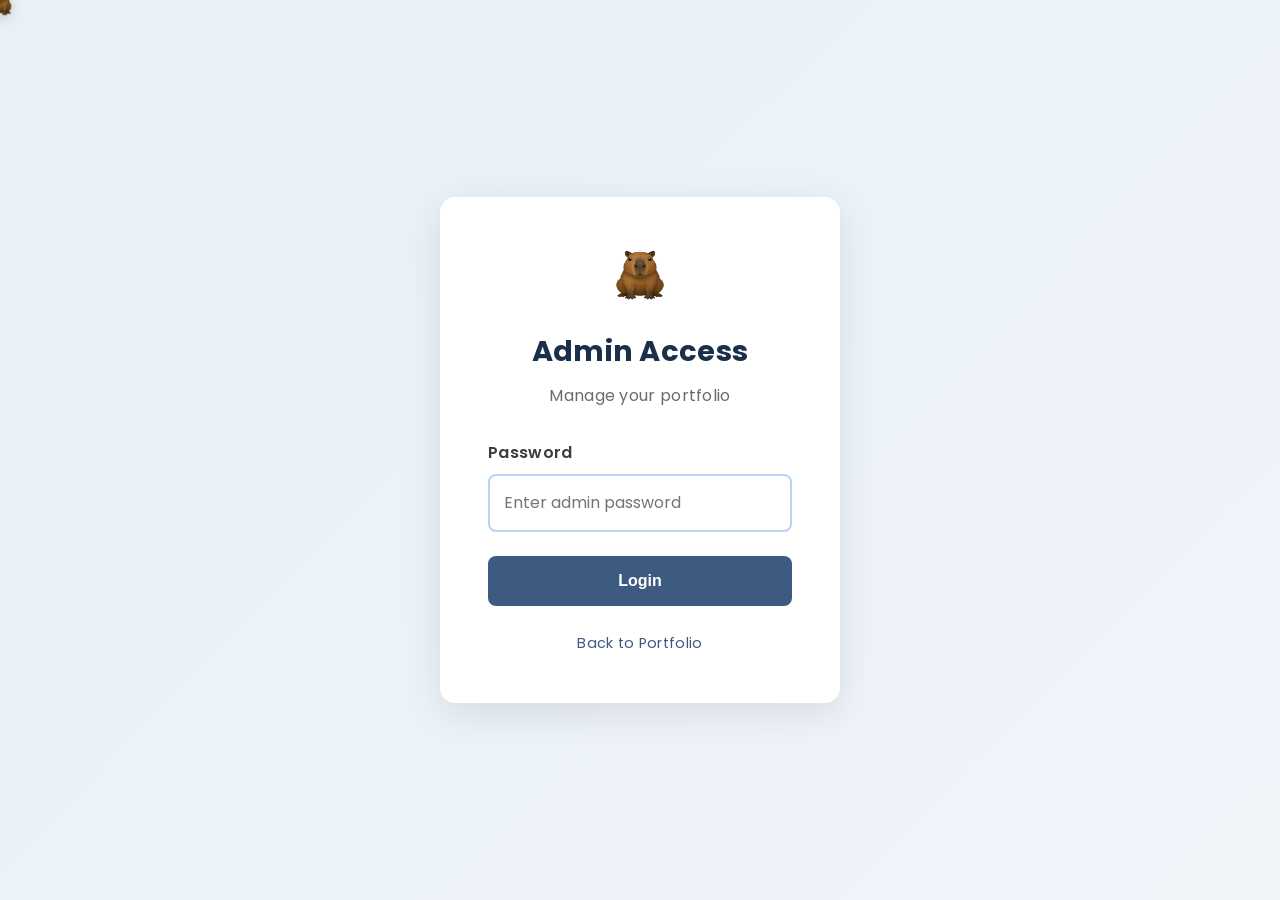
<file: login.html>
<!DOCTYPE html>
<html lang="en">
<head>
    <meta charset="UTF-8">
    <meta name="viewport" content="width=device-width, initial-scale=1.0">
    <title>Admin Login - Marian Nicole</title>
    <link rel="stylesheet" href="css/style.css">
    <link href="https://fonts.googleapis.com/css2?family=Poppins:wght@300;400;600;700&display=swap" rel="stylesheet">
    <style>
        body {
            display: flex;
            align-items: center;
            justify-content: center;
            min-height: 100vh;
            background: linear-gradient(135deg, var(--light-pink) 0%, var(--beige) 100%);
        }

        .login-container {
            background: white;
            padding: 3rem;
            border-radius: 15px;
            box-shadow: 0 10px 40px rgba(0,0,0,0.1);
            width: 100%;
            max-width: 400px;
        }

        .login-header {
            text-align: center;
            margin-bottom: 2rem;
        }

        .login-header img {
            width: 60px;
            height: 60px;
            margin-bottom: 1rem;
        }

        .login-header h1 {
            font-size: 1.8rem;
            color: var(--dark-brown);
            margin: 0;
        }

        .login-header p {
            color: var(--light-text);
            margin: 0.5rem 0 0 0;
        }

        .form-group {
            margin-bottom: 1.5rem;
        }

        label {
            display: block;
            margin-bottom: 0.5rem;
            font-weight: 600;
            color: var(--dark-text);
        }

        input {
            width: 100%;
            padding: 0.9rem;
            border: 2px solid var(--accent-pink);
            border-radius: 8px;
            font-family: inherit;
            font-size: 1rem;
            box-sizing: border-box;
        }

        input:focus {
            outline: none;
            border-color: var(--primary-pink);
            box-shadow: 0 0 0 3px rgba(212, 165, 165, 0.1);
        }

        .login-btn {
            width: 100%;
            background-color: var(--brown);
            color: white;
            padding: 1rem;
            border: none;
            border-radius: 8px;
            font-weight: 600;
            font-size: 1rem;
            cursor: pointer;
            transition: all 0.3s ease;
        }

        .login-btn:hover {
            background-color: var(--primary-pink);
            transform: translateY(-2px);
            box-shadow: 0 4px 15px rgba(139, 115, 85, 0.2);
        }

        .error {
            color: #d32f2f;
            font-size: 0.9rem;
            margin-top: 0.5rem;
            display: none;
        }

        .back-link {
            text-align: center;
            margin-top: 1.5rem;
        }

        .back-link a {
            color: var(--brown);
            text-decoration: none;
            font-size: 0.9rem;
        }

        .back-link a:hover {
            color: var(--primary-pink);
        }

        .floating-capybara {
            position: fixed;
            width: 25px;
            height: 25px;
            pointer-events: none;
            z-index: 999;
            transition: transform 0.05s ease-out;
        }

        .capy-cursor-img {
            width: 100%;
            height: 100%;
            object-fit: contain;
            filter: drop-shadow(0 2px 4px rgba(139, 115, 85, 0.3));
        }
    </style>
</head>
<body>
    <div class="login-container">
        <div class="login-header">
            <img src="assets/capy1.png" alt="Capybara">
            <h1>Admin Access</h1>
            <p>Manage your portfolio</p>
        </div>

        <form id="loginForm">
            <div class="form-group">
                <label for="password">Password</label>
                <input type="password" id="password" placeholder="Enter admin password" required>
                <div class="error" id="error">Incorrect password. Try again.</div>
            </div>

            <button type="submit" class="login-btn">Login</button>
        </form>

        <div class="back-link">
            <a href="index.html">Back to Portfolio</a>
        </div>
    </div>

    <div class="floating-capybara">
        <img src="assets/capy1.png" alt="Capybara Cursor" class="capy-cursor-img">
    </div>

    <script src="js/main.js"></script>
    <script>
        // Admin password - Change this to your own!
        const ADMIN_PASSWORD = 'aria1738';

        document.getElementById('loginForm').addEventListener('submit', (e) => {
            e.preventDefault();

            const password = document.getElementById('password').value;

            if (password === ADMIN_PASSWORD) {
                sessionStorage.setItem('adminLoggedIn', 'true');
                window.location.href = 'admin.html';
            } else {
                document.getElementById('error').style.display = 'block';
                document.getElementById('password').value = '';
            }
        });
    </script>
</body>
</html>
</file>
<file: css/style.css>
/* Color Variables */
:root {
    --primary-pink: #4A90E2;
    --darker-pink: #2E5C8A;
    --accent-pink: #B8D4F1;
    --light-pink: #E8F0F8;
    --beige: #F0F5FA;
    --brown: #3D5A80;
    --dark-brown: #1A2F4A;
    --dark-text: #3D3D3D;
    --light-text: #6B6B6B;
    --white: #FFFFFF;
}

/* General Styles */
* {
    margin: 0;
    padding: 0;
    box-sizing: border-box;
}

html {
    scroll-behavior: smooth;
    scroll-padding-top: 70px;
}

body {
    font-family: 'Poppins', sans-serif;
    line-height: 1.6;
    color: var(--dark-text);
    background-color: var(--beige);
    letter-spacing: 0.3px;
}

.container {
    max-width: 1200px;
    margin: 0 auto;
    padding: 0 20px;
}

/* Navigation */
.navbar {
    background-color: var(--white);
    color: var(--dark-text);
    padding: 1.5rem 0;
    position: sticky;
    top: 0;
    box-shadow: 0 4px 12px rgba(0, 0, 0, 0.1);
    z-index: 1000;
    border-bottom: 1px solid var(--accent-pink);
}

.navbar .container {
    display: flex;
    justify-content: space-between;
    align-items: center;
}

.logo {
    font-size: 1.2rem;
    font-weight: 700;
    letter-spacing: 1px;
    color: var(--dark-brown);
    text-transform: uppercase;
    display: flex;
    align-items: center;
    gap: 0.5rem;
}

.logo-img {
    width: 35px;
    height: 35px;
    display: inline-block;
}

.nav-links {
    display: flex;
    list-style: none;
    gap: 3rem;
}

.nav-links a {
    color: var(--dark-text);
    text-decoration: none;
    font-weight: 500;
    font-size: 0.95rem;
    transition: color 0.3s ease;
    position: relative;
    text-transform: uppercase;
    letter-spacing: 0.5px;
}

.nav-links a:hover {
    color: var(--primary-pink);
}

.nav-links a::after {
    content: '';
    position: absolute;
    width: 0;
    height: 1px;
    bottom: -8px;
    left: 0;
    background-color: var(--primary-pink);
    transition: width 0.3s ease;
}

.nav-links a:hover::after {
    width: 100%;
}

/* Hero Section */
.hero {
    background-color: var(--light-pink);
    padding: 6rem 0;
    text-align: center;
    position: relative;
    overflow: hidden;
}

.hero-content {
    position: relative;
    z-index: 1;
}

.avatar-animation {
    margin-bottom: 2rem;
}

.avatar-wrapper {
    position: relative;
    width: 150px;
    height: 150px;
    margin: 0 auto 2rem;
}

.capybara-emoji {
    position: absolute;
    top: 50%;
    left: 50%;
    transform: translate(-50%, -50%);
    font-size: 5rem;
    animation: morphToFace 3s ease-in-out forwards;
    z-index: 2;
}

.profile-image {
    position: absolute;
    top: 0;
    left: 0;
    width: 100%;
    height: 100%;
    border-radius: 50%;
    border: 4px solid var(--primary-pink);
    object-fit: cover;
    object-position: center 25%;
    opacity: 0;
    animation: revealProfile 3s ease-in-out forwards;
    animation-delay: 0.5s;
    box-shadow: 0 4px 15px rgba(255, 182, 217, 0.3);
}

@keyframes morphToFace {
    0% {
        opacity: 1;
        font-size: 5rem;
        transform: translate(-50%, -50%) scale(1);
    }
    50% {
        opacity: 1;
        font-size: 3rem;
    }
    100% {
        opacity: 0;
        font-size: 2rem;
        transform: translate(-50%, -50%) scale(0.5);
    }
}

@keyframes revealProfile {
    0% {
        opacity: 0;
        transform: scale(0.8);
    }
    100% {
        opacity: 1;
        transform: scale(1);
    }
}

.hero h1 {
    font-size: 3.5rem;
    font-weight: 400;
    margin-bottom: 0.5rem;
    color: var(--dark-text);
    animation: fadeInUp 0.8s ease;
    letter-spacing: 1px;
}

.hero .subtitle {
    font-size: 1.3rem;
    color: var(--brown);
    font-weight: 400;
    margin-bottom: 1rem;
    letter-spacing: 1.5px;
    text-transform: uppercase;
    font-size: 0.95rem;
}

.hero .tagline {
    font-size: 1rem;
    color: var(--light-text);
    margin-bottom: 2rem;
    font-weight: 400;
    line-height: 1.8;
}

.cta-button {
    display: inline-block;
    background-color: var(--brown);
    color: var(--white);
    padding: 0.9rem 2.5rem;
    border-radius: 25px;
    text-decoration: none;
    font-weight: 500;
    transition: all 0.4s cubic-bezier(0.4, 0, 0.2, 1);
    box-shadow: 0 4px 15px rgba(139, 115, 85, 0.2);
    text-transform: uppercase;
    font-size: 0.85rem;
    letter-spacing: 1px;
    border: 2px solid var(--brown);
}

.cta-button:hover {
    background-color: var(--primary-pink);
    color: var(--white);
    border-color: var(--primary-pink);
    transform: translateY(-2px);
    box-shadow: 0 6px 20px rgba(139, 115, 85, 0.3);
}

/* Sections */
section {
    padding: 4rem 0;
    animation: fadeInUp 0.6s ease-out;
}

@keyframes fadeInUp {
    from {
        opacity: 0;
        transform: translateY(20px);
    }
    to {
        opacity: 1;
        transform: translateY(0);
    }
}

h2 {
    font-size: 2.5rem;
    font-weight: 400;
    margin-bottom: 3rem;
    color: var(--dark-text);
    text-align: center;
    letter-spacing: 1px;
    text-transform: uppercase;
    font-size: 1.8rem;
}

/* About Section */
.about {
    background-color: var(--white);
}

.about h2 {
    font-weight: 400;
    letter-spacing: 1px;
    text-transform: uppercase;
}

.about-content p {
    font-size: 1rem;
    line-height: 1.9;
    margin-bottom: 2rem;
    color: var(--light-text);
    text-align: center;
    max-width: 750px;
    margin-left: auto;
    margin-right: auto;
}

/* Projects Section */
.projects {
    background-color: var(--white);
}

.projects-grid {
    display: grid;
    grid-template-columns: repeat(auto-fit, minmax(300px, 1fr));
    gap: 2.5rem;
}

.project-card {
    background: var(--white);
    padding: 2.5rem;
    border-radius: 15px;
    box-shadow: 0 2px 8px rgba(0, 0, 0, 0.08);
    transition: all 0.4s cubic-bezier(0.4, 0, 0.2, 1);
    border: 2px solid var(--accent-pink);
    animation: slideIn 0.5s ease-out;
}

@keyframes slideIn {
    from {
        opacity: 0;
        transform: translateY(15px);
    }
    to {
        opacity: 1;
        transform: translateY(0);
    }
}

.project-card:hover {
    transform: translateY(-8px);
    box-shadow: 0 12px 25px rgba(0, 0, 0, 0.15);
    border-color: var(--primary-pink);
}

.project-header {
    display: flex;
    justify-content: space-between;
    align-items: flex-start;
    margin-bottom: 1.5rem;
    padding-bottom: 1rem;
    border-bottom: 1px solid var(--accent-pink);
}

.project-header h3 {
    font-size: 1.2rem;
    color: var(--dark-text);
    font-weight: 500;
    letter-spacing: 0.5px;
}

.project-date {
    font-size: 0.8rem;
    color: var(--brown);
    font-weight: 400;
    text-transform: uppercase;
    letter-spacing: 0.5px;
}

.project-card p {
    color: var(--light-text);
    margin-bottom: 1.5rem;
    line-height: 1.7;
    font-size: 0.95rem;
}

.project-tags {
    display: flex;
    gap: 0.7rem;
    flex-wrap: wrap;
}

.project-tags span {
    background-color: var(--accent-pink);
    color: var(--brown);
    padding: 0.5rem 1rem;
    border-radius: 15px;
    font-size: 0.8rem;
    font-weight: 500;
    border: none;
    text-transform: uppercase;
    letter-spacing: 0.5px;
    transition: all 0.3s ease;
}

.project-tags span:hover {
    background-color: var(--primary-pink);
    transform: scale(1.05);
}

/* Skills Section */
.skills {
    background-color: var(--light-pink);
}

.skills-container {
    display: grid;
    grid-template-columns: repeat(auto-fit, minmax(300px, 1fr));
    gap: 3rem;
    max-width: 900px;
    margin: 0 auto;
}

.skill-category h3 {
    font-size: 1.1rem;
    color: var(--brown);
    font-weight: 500;
    margin-bottom: 2rem;
    text-transform: uppercase;
    letter-spacing: 1px;
}

.skills-list {
    display: flex;
    list-style: none;
    gap: 1rem;
    flex-wrap: wrap;
}

.skills-list li {
    background-color: var(--white);
    color: var(--dark-text);
    padding: 0.8rem 1.5rem;
    border-radius: 20px;
    font-weight: 400;
    transition: all 0.3s ease;
    box-shadow: 0 2px 8px rgba(139, 115, 85, 0.1);
    border: 2px solid var(--brown);
    font-size: 0.85rem;
}

.skills-list li:hover {
    background-color: var(--brown);
    color: var(--white);
    transform: translateY(-3px);
    box-shadow: 0 6px 15px rgba(139, 115, 85, 0.25);
}

/* Contact Section */
.contact {
    background-color: var(--white);
    color: var(--dark-text);
    text-align: center;
    border-top: 1px solid var(--accent-pink);
}

.contact h2 {
    color: var(--dark-text);
}

.contact > .container > p {
    color: var(--light-text);
    font-size: 1rem;
    margin-bottom: 2rem;
    line-height: 1.8;
}

.contact-links {
    display: flex;
    gap: 2rem;
    justify-content: center;
    flex-wrap: wrap;
}

.contact-button {
    background-color: transparent;
    color: var(--brown);
    padding: 0.9rem 2.5rem;
    border-radius: 25px;
    text-decoration: none;
    font-weight: 500;
    transition: all 0.4s cubic-bezier(0.4, 0, 0.2, 1);
    box-shadow: 0 2px 10px rgba(139, 115, 85, 0.1);
    border: 2px solid var(--brown);
    text-transform: uppercase;
    font-size: 0.85rem;
    letter-spacing: 1px;
}

.contact-button:hover {
    background-color: var(--brown);
    color: var(--white);
    transform: translateY(-2px);
    box-shadow: 0 6px 15px rgba(139, 115, 85, 0.25);
}

/* Footer */
.footer {
    background-color: var(--dark-brown);
    color: var(--white);
    text-align: center;
    padding: 2.5rem 0;
    font-size: 0.85rem;
    letter-spacing: 0.5px;
}

/* Animations */
@keyframes fadeInUp {
    from {
        opacity: 0;
        transform: translateY(30px);
    }
    to {
        opacity: 1;
        transform: translateY(0);
    }
}

/* Custom Cursor Capybara */
body {
    cursor: url('data:image/svg+xml;utf8,<svg xmlns="http://www.w3.org/2000/svg" viewBox="0 0 32 32"><text y="28" font-size="32">🫒</text></svg>') 10 10, auto;
}

.floating-capybara {
    position: fixed;
    width: 25px;
    height: 25px;
    pointer-events: none;
    z-index: 999;
    transition: transform 0.05s ease-out;
}

.capy-cursor-img {
    width: 100%;
    height: 100%;
    object-fit: contain;
    filter: drop-shadow(0 2px 4px rgba(139, 115, 85, 0.3));
}

/* Experience Section */
.experience {
    background-color: var(--white);
    padding: 4rem 0;
}

.experience h2 {
    margin-bottom: 3rem;
}

.experience-item {
    background: var(--light-pink);
    padding: 2rem;
    margin-bottom: 2rem;
    border-radius: 10px;
    border-left: 5px solid var(--primary-pink);
    transition: all 0.4s cubic-bezier(0.4, 0, 0.2, 1);
    animation: slideIn 0.5s ease-out;
}

.experience-item:hover {
    box-shadow: 0 4px 12px rgba(212, 165, 165, 0.2);
    transform: translateY(-2px);
}

.experience-item h3 {
    color: var(--dark-brown);
    margin: 0 0 0.5rem 0;
    font-size: 1.3rem;
}

.experience-meta {
    display: flex;
    gap: 1rem;
    margin-bottom: 1rem;
    font-size: 0.95rem;
    color: var(--brown);
    flex-wrap: wrap;
}

.experience-meta span {
    background-color: rgba(255, 255, 255, 0.5);
    padding: 0.3rem 0.8rem;
    border-radius: 15px;
}

.experience-item p {
    color: var(--light-text);
    line-height: 1.7;
    margin: 0.5rem 0;
}

/* Responsive */
/* Tablet (768px and below) */
@media (max-width: 768px) {
    .container {
        padding: 0 15px;
    }

    /* Navigation */
    .navbar .container {
        flex-wrap: wrap;
    }

    .logo {
        font-size: 1.3rem;
    }

    .logo-img {
        width: 35px;
        height: 35px;
    }

    .nav-links {
        gap: 1rem;
        font-size: 0.85rem;
    }

    .nav-links a {
        padding: 0.5rem 1rem;
    }

    /* Hero Section */
    .hero {
        padding: 3rem 0;
    }

    .hero h1 {
        font-size: 2.2rem;
    }

    .hero .subtitle {
        font-size: 1rem;
    }

    .hero .tagline {
        font-size: 0.95rem;
    }

    .cta-button {
        padding: 0.8rem 1.8rem;
        font-size: 0.95rem;
    }

    .avatar-wrapper {
        width: 150px;
        height: 150px;
    }

    /* About Section */
    .about-content p {
        font-size: 0.95rem;
    }

    /* Projects */
    .projects-grid {
        grid-template-columns: 1fr;
        gap: 1.5rem;
    }

    .project-card {
        padding: 1.5rem;
    }

    .project-header {
        flex-direction: column;
    }

    .project-date {
        margin-top: 0.5rem;
    }

    /* Skills */
    .skills-container {
        grid-template-columns: 1fr;
    }

    .skill-category {
        padding: 1.5rem;
    }

    .skills-list li {
        font-size: 0.9rem;
    }

    /* General */
    h2 {
        font-size: 1.8rem;
        margin-bottom: 1.5rem;
    }

    section {
        padding: 2.5rem 0 !important;
    }

    /* Forms */
    input, textarea, select {
        font-size: 16px !important;
    }

    .btn {
        width: 100%;
        padding: 1rem;
        font-size: 1rem;
    }

    .cta-button {
        width: auto;
    }

    /* Contact Links */
    .contact-links {
        flex-wrap: wrap;
        gap: 1rem;
    }

    .contact-button {
        flex: 1;
        min-width: 120px;
    }

    /* Capybara Cursor */
    .floating-capybara {
        display: none;
    }

    .capy-cursor-img {
        width: 100%;
        height: 100%;
    }
}

/* Mobile (480px and below) */
@media (max-width: 480px) {
    .container {
        padding: 0 12px;
    }

    /* Navigation */
    .navbar {
        padding: 1.5rem 0;
    }

    .navbar .container {
        flex-direction: column;
        justify-content: center;
        align-items: center;
    }

    .logo {
        font-size: 1rem;
        justify-content: center;
        align-items: center;
        gap: 0;
        margin-bottom: 1rem;
    }

    .logo-img {
        display: none;
    }

    .navbar {
        padding: 1.5rem 0 2rem 0;
    }

    .nav-links {
        gap: 0.8rem;
        font-size: 0.75rem;
        position: absolute;
        bottom: 1rem;
        right: 12px;
        width: auto;
    }

    .nav-links a {
        padding: 0.4rem 0.8rem;
    }

    /* Hide capybara cursor on mobile */
    .floating-capybara {
        display: none !important;
    }

    /* Hero Section */
    .hero {
        padding: 2rem 0;
    }

    .hero-content {
        text-align: center;
    }

    .hero h1 {
        font-size: 1.8rem;
        line-height: 1.3;
    }

    .hero .subtitle {
        font-size: 0.9rem;
        margin: 0.8rem 0;
    }

    .hero .tagline {
        font-size: 0.85rem;
        margin: 1rem 0;
    }

    .avatar-wrapper {
        width: 120px;
        height: 120px;
        margin: 0 auto 1.5rem;
    }

    .capybara-emoji {
        font-size: 3rem;
    }

    /* About Section */
    .about-content p {
        font-size: 0.9rem;
        margin-bottom: 1.5rem;
    }

    /* Projects */
    .projects-grid {
        gap: 1rem;
    }

    .project-card {
        padding: 1.2rem;
        border-radius: 10px;
    }

    .project-header h3 {
        font-size: 1.1rem;
    }

    .project-date {
        font-size: 0.75rem;
    }

    .project-card p {
        font-size: 0.9rem;
        margin-bottom: 1rem;
    }

    .project-tags span {
        font-size: 0.7rem;
        padding: 0.4rem 0.8rem;
    }

    /* Skills */
    .skill-category h3 {
        font-size: 1.1rem;
    }

    .skills-list li {
        font-size: 0.85rem;
        padding: 0.5rem 1rem;
    }

    /* Experience */
    .experience-item {
        padding: 1.2rem;
    }

    .experience-item h3 {
        font-size: 1rem;
    }

    .experience-meta {
        gap: 0.5rem;
        font-size: 0.85rem;
    }

    .experience-meta span {
        padding: 0.2rem 0.6rem;
    }

    /* Contact */
    h2 {
        font-size: 1.5rem;
        margin-bottom: 1rem;
    }

    .contact-links {
        flex-direction: column;
        gap: 0.8rem;
    }

    .contact-button {
        width: 100%;
        padding: 1rem;
        font-size: 0.95rem;
    }

    /* Footer */
    .footer p {
        font-size: 0.85rem;
    }

    /* General */
    section {
        padding: 2rem 0 !important;
    }

    .cta-button {
        padding: 0.7rem 1.5rem;
        font-size: 0.9rem;
    }

    /* Forms */
    input, textarea, select {
        font-size: 16px !important;
        padding: 0.7rem !important;
    }

    label {
        font-size: 0.9rem;
    }

    .btn {
        width: 100%;
        padding: 0.9rem;
        font-size: 0.95rem;
        border-radius: 20px;
    }

    .delete-btn {
        font-size: 0.8rem;
        padding: 0.4rem 0.8rem;
    }

    /* Capybara Cursor - Hide on mobile */
    .floating-capybara {
        display: none !important;
    }

    html {
        scroll-padding-top: 50px;
    }
}

/* Large Desktop (1200px+) */
@media (min-width: 1200px) {
    .container {
        padding: 0 40px;
    }

    .nav-links {
        gap: 3rem;
    }

    .projects-grid {
        grid-template-columns: repeat(3, 1fr);
    }

    .skills-container {
        grid-template-columns: repeat(4, 1fr);
    }

    .hero h1 {
        font-size: 3.5rem;
    }
}
</file>
